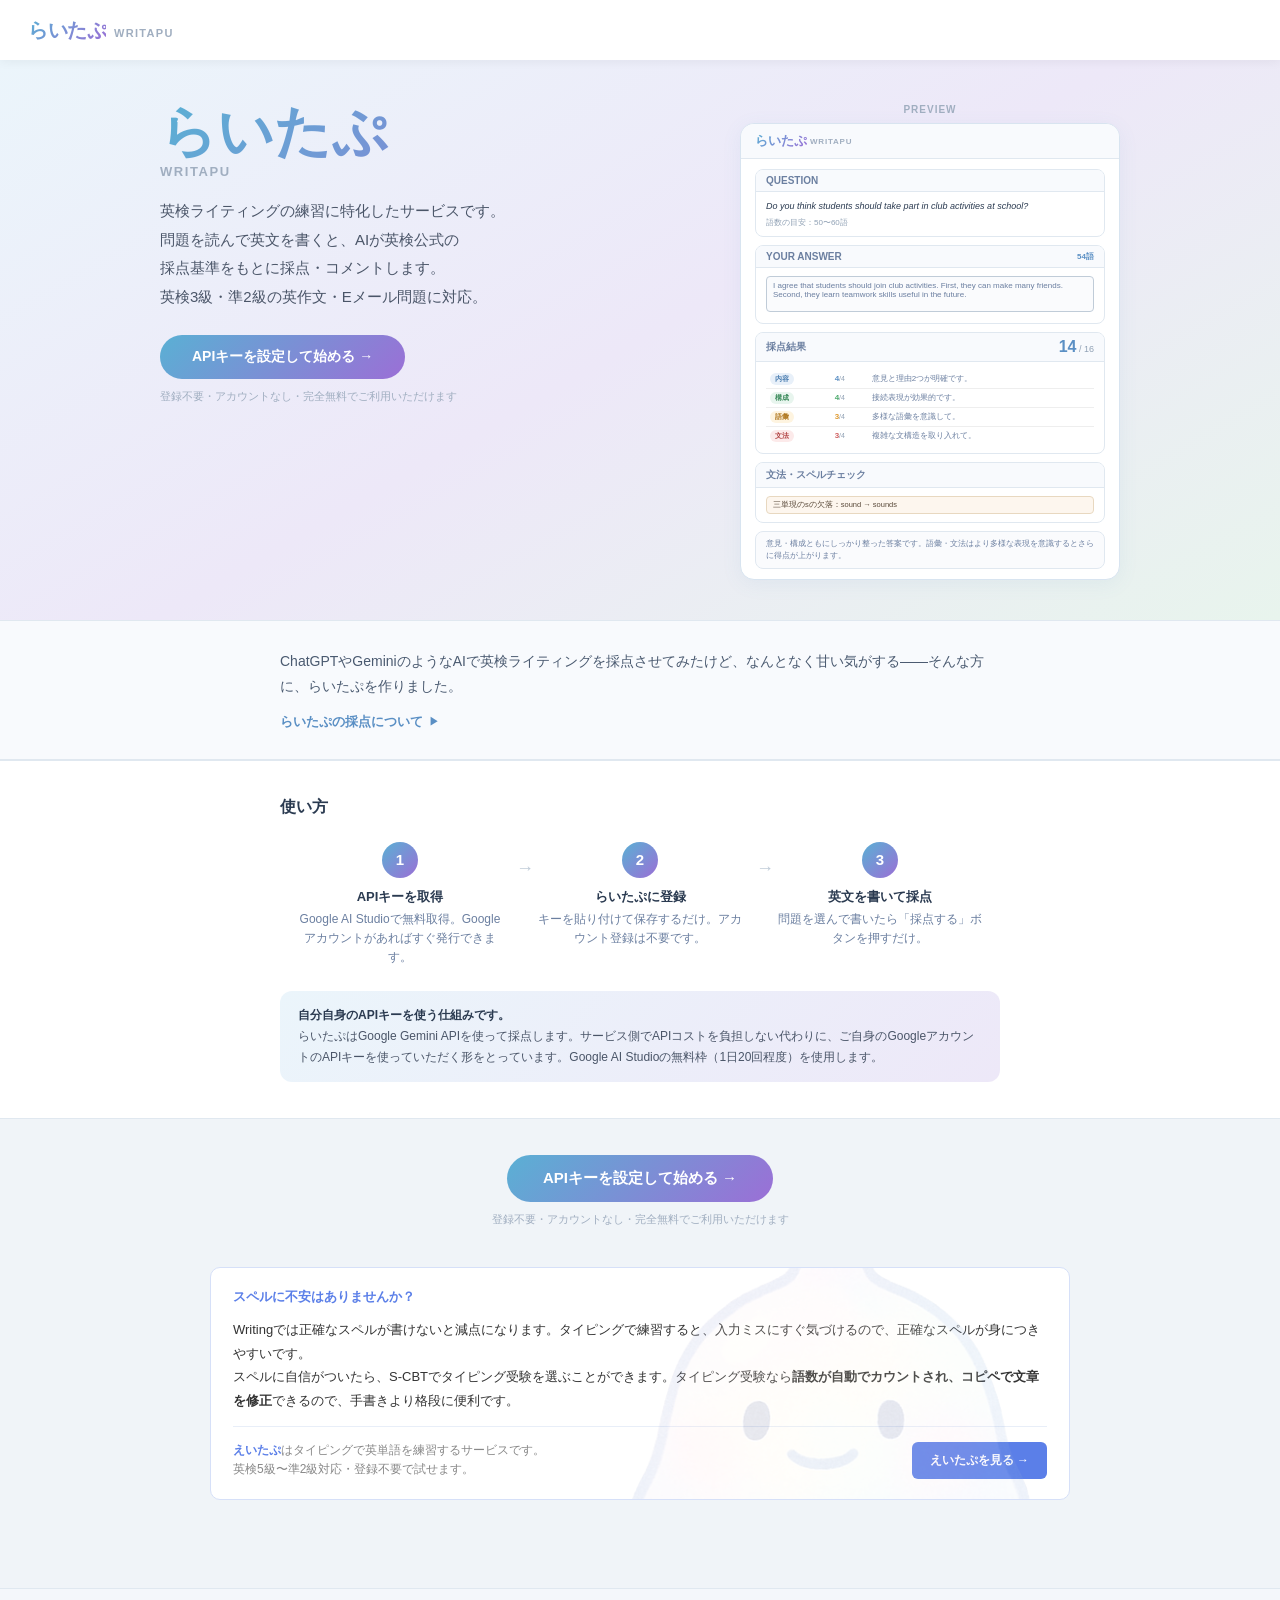
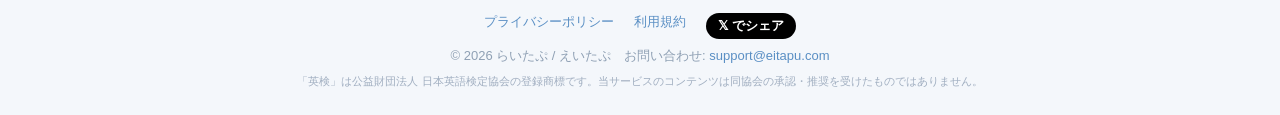
<file: index.html>
<!DOCTYPE html>
<html lang="ja">
<head>
  <meta charset="UTF-8">
  <meta name="viewport" content="width=device-width, initial-scale=1.0">
  <title>らいたぷ — 英検ライティング・英作文 AI採点【無料】</title>
  <meta name="description" content="英検3級・準2級のライティング（英作文）をAIが即採点。英作文・Eメール問題に対応。採点基準に沿ったフィードバックで弱点が分かる。登録不要・完全無料。">
  <meta property="og:title" content="らいたぷ — 英検ライティング・英作文 AI採点【無料】">
  <meta property="og:description" content="英検3級・準2級のライティング（英作文）をAIが即採点。英作文・Eメール問題に対応。採点基準に沿ったフィードバックで弱点が分かる。登録不要・完全無料。">
  <meta property="og:type" content="website">
  <meta property="og:url" content="https://write.eitapu.com/">
  <meta name="twitter:card" content="summary_large_image">
  <link rel="canonical" href="https://write.eitapu.com/">
  <link rel="icon" type="image/png" href="favicon.png">
  <link rel="stylesheet" href="style.css">
  <!-- Google Analytics -->
  <script async src="https://www.googletagmanager.com/gtag/js?id=G-8MHN0GRY4X"></script>
  <script>
    window.dataLayer = window.dataLayer || [];
    function gtag(){dataLayer.push(arguments);}
    gtag('js', new Date());
    gtag('config', 'G-8MHN0GRY4X');
  </script>
</head>
<body>

<!-- ===== LANDING SCREEN ===== -->
<div id="screen-landing">
  <nav class="nav">
    <div class="logo-wrap">
      <span class="logo-text">らいたぷ</span>
      <span class="logo-sub">WRITAPU</span>
    </div>
  </nav>

  <div class="hero">
    <div class="hero-inner">
      <div class="hero-left">
        <div class="hero-title">らいたぷ</div>
        <div class="hero-sub-en">WRITAPU</div>
        <p class="hero-desc">
          英検ライティングの練習に特化したサービスです。<br>
          問題を読んで英文を書くと、AIが英検公式の<br>
          採点基準をもとに採点・コメントします。<br>
          英検3級・準2級の英作文・Eメール問題に対応。
        </p>
        <button class="btn-primary" id="landing-cta">APIキーを設定して始める →</button>
        <div class="btn-note">登録不要・アカウントなし・完全無料でご利用いただけます</div>
      </div>
      <div class="hero-right">
        <div class="preview-label">PREVIEW</div>
        <div class="preview-card">
          <div class="pv-nav">
            <span class="pv-logo">らいたぷ</span>
            <span class="pv-logo-sub">WRITAPU</span>
          </div>
          <div class="pv-body">
            <div class="pv-sec">
              <div class="pv-sec-head"><span class="pv-sec-name">QUESTION</span></div>
              <div class="pv-sec-body">
                <div class="pv-q-text">Do you think students should take part in club activities at school?</div>
                <div class="pv-q-note">語数の目安：50〜60語</div>
              </div>
            </div>
            <div class="pv-sec">
              <div class="pv-sec-head">
                <span class="pv-sec-name">YOUR ANSWER</span>
                <span style="margin-left:auto;font-size:8px;color:#5a8fc4;font-weight:700">54語</span>
              </div>
              <div class="pv-sec-body">
                <textarea class="pv-ta" readonly>I agree that students should join club activities. First, they can make many friends. Second, they learn teamwork skills useful in the future.</textarea>
              </div>
            </div>
            <div class="pv-sec">
              <div class="pv-sec-head">
                <span class="pv-sec-name">採点結果</span>
                <span style="margin-left:auto"><span class="pv-score">14</span><span class="pv-denom"> / 16</span></span>
              </div>
              <div class="pv-sec-body">
                <table class="pv-tbl">
                  <tr>
                    <td><span class="pv-pill" style="background:#e8f0f9;color:#4a7db0">内容</span></td>
                    <td class="pv-frac" style="color:#5a8fc4">4<span class="pv-frac-den">/4</span></td>
                    <td class="pv-cmt">意見と理由2つが明確です。</td>
                  </tr>
                  <tr>
                    <td><span class="pv-pill" style="background:#e8f5ee;color:#3a8a5a">構成</span></td>
                    <td class="pv-frac" style="color:#4aaa6a">4<span class="pv-frac-den">/4</span></td>
                    <td class="pv-cmt">接続表現が効果的です。</td>
                  </tr>
                  <tr>
                    <td><span class="pv-pill" style="background:#fef4e0;color:#b07820">語彙</span></td>
                    <td class="pv-frac" style="color:#e09a30">3<span class="pv-frac-den">/4</span></td>
                    <td class="pv-cmt">多様な語彙を意識して。</td>
                  </tr>
                  <tr>
                    <td><span class="pv-pill" style="background:#fceaea;color:#b04040">文法</span></td>
                    <td class="pv-frac" style="color:#d06060">3<span class="pv-frac-den">/4</span></td>
                    <td class="pv-cmt">複雑な文構造を取り入れて。</td>
                  </tr>
                </table>
              </div>
            </div>
            <div class="pv-sec">
              <div class="pv-sec-head"><span class="pv-sec-name">文法・スペルチェック</span></div>
              <div class="pv-sec-body">
                <div class="pv-err-item">三単現のsの欠落：sound → sounds</div>
              </div>
            </div>
            <div class="pv-cbox">意見・構成ともにしっかり整った答案です。語彙・文法はより多様な表現を意識するとさらに得点が上がります。</div>
          </div>
        </div>
      </div>
    </div>
  </div>

  <div class="about-scoring">
    <div class="about-scoring-inner">
      <p class="about-scoring-intro">ChatGPTやGeminiのようなAIで英検ライティングを採点させてみたけど、なんとなく甘い気がする——そんな方に、らいたぷを作りました。</p>
      <details class="scoring-details">
        <summary class="scoring-summary">らいたぷの採点について <span class="scoring-arrow">▶</span></summary>
        <div class="scoring-body">
          <p>一般的なAIチャットは「褒め上手」です。英検ライティングに必要な内容・構成・語彙・文法の4観点を正確に採点するより、「良い返答をする」ように最適化されているため、採点が甘くなりやすいという特性があります。</p>
          <p>らいたぷでは英検の採点基準に沿ったプロンプトを設計し、特定の観点で減点が発生する場合にその理由を明示するよう指示しています。「なんとなく高い点数」ではなく、改善すべきポイントを把握できる採点を目指しています。</p>
          <p>ただし、AIによる採点である以上、英検本番の採点結果を保証するものではありません。合否判定の参考にはせず、練習・フィードバックのツールとして活用してください。</p>
          <p>英検本番に近い難易度で練習したい方には、英検公式のウェブサイトや過去問をあわせてご活用いただくことをおすすめします。</p>
        </div>
      </details>
    </div>
  </div>

  <div class="how">
    <div class="how-inner">
      <div class="sec-title">使い方</div>
      <div class="how-steps">
        <div class="how-step">
          <div class="how-num">1</div>
          <div class="how-step-title">APIキーを取得</div>
          <div class="how-step-desc">Google AI Studioで無料取得。Googleアカウントがあればすぐ発行できます。</div>
        </div>
        <div class="how-step">
          <div class="how-num">2</div>
          <div class="how-step-title">らいたぷに登録</div>
          <div class="how-step-desc">キーを貼り付けて保存するだけ。アカウント登録は不要です。</div>
        </div>
        <div class="how-step">
          <div class="how-num">3</div>
          <div class="how-step-title">英文を書いて採点</div>
          <div class="how-step-desc">問題を選んで書いたら「採点する」ボタンを押すだけ。</div>
        </div>
      </div>
      <div class="how-note">
        <strong>自分自身のAPIキーを使う仕組みです。</strong><br>
        らいたぷはGoogle Gemini APIを使って採点します。サービス側でAPIコストを負担しない代わりに、ご自身のGoogleアカウントのAPIキーを使っていただく形をとっています。Google AI Studioの無料枠（1日20回程度）を使用します。
      </div>
    </div>
  </div>

  <div class="cta">
    <button class="cta-btn" id="landing-cta2">APIキーを設定して始める →</button>
    <div class="cta-sub">登録不要・アカウントなし・完全無料でご利用いただけます</div>
  </div>

  <div class="landing-promo">
    <div class="landing-promo-inner">
      <div class="promo-block">
        <img src="img/slime_a.png" alt="" class="promo-slime-bg" aria-hidden="true">
        <p class="promo-heading">スペルに不安はありませんか？</p>
        <p class="promo-body">Writingでは正確なスペルが書けないと減点になります。タイピングで練習すると、入力ミスにすぐ気づけるので、正確なスペルが身につきやすいです。<br>スペルに自信がついたら、S-CBTでタイピング受験を選ぶことができます。タイピング受験なら<strong>語数が自動でカウントされ、コピペで文章を修正</strong>できるので、手書きより格段に便利です。</p>
        <div class="promo-footer">
          <p class="promo-footer-text"><strong>えいたぷ</strong>はタイピングで英単語を練習するサービスです。<br>英検5級〜準2級対応・登録不要で試せます。</p>
          <a href="https://eitapu.com" target="_blank" rel="noopener" class="promo-btn">えいたぷを見る →</a>
        </div>
      </div>
    </div>
  </div>
</div>

<!-- ===== MAIN SCREEN ===== -->
<div id="screen-main" style="display:none">
  <nav class="nav">
    <div class="logo-wrap">
      <span class="logo-text">らいたぷ</span>
      <span class="logo-sub">WRITAPU</span>
    </div>
    <button class="nav-link" id="nav-settings">⚙ API設定</button>
  </nav>

  <div class="api-ok-bar">
    <span>✓ APIキーが設定されています</span>
    <div class="api-ok-right">
      <button class="api-ok-change" id="api-change-btn">変更する</button>
      <button class="api-delete-btn" id="api-delete-btn">🗑 APIキーを削除</button>
    </div>
  </div>

  <div class="main-wrap">
    <div class="main-inner">
      <div class="sel-row">
        <span class="sel-label">級・問題種別：</span>
        <select class="grade-sel" id="grade-select">
          <option value="p2-opinion">準2級 — 英作文</option>
          <option value="p2-email">準2級 — Eメール</option>
          <option value="3-opinion">3級 — 英作文</option>
          <option value="3-email">3級 — Eメール</option>
          <option disabled>2級以上（近日対応）</option>
        </select>
        <button class="custom-mode-btn" id="custom-mode-btn">✏ 自分で問題を入力する</button>
      </div>

      <div class="blocks-wrap">
        <!-- QUESTION block -->
        <div class="s-block">
          <div class="s-head"><span class="s-name">QUESTION</span></div>
          <div class="q-body" id="question-body"></div>
        </div>

        <!-- YOUR ANSWER block -->
        <div class="s-block">
          <div class="s-head"><span class="s-name">YOUR ANSWER</span></div>
          <div class="ans-body">
            <div class="ans-top">
              <div class="wc"><span id="word-count">0</span>語</div>
            </div>
            <div class="email-reply-open" id="email-reply-open" style="display:none">
              <div id="email-reply-salutation" class="email-reply-salutation"></div>
              <div class="email-reply-thanks">Thank you for your e-mail.</div>
            </div>
            <textarea
              class="ans-ta"
              id="answer-ta"
              spellcheck="false"
              autocorrect="off"
              autocomplete="off"
              placeholder="ここに英文を入力してください。"
            ></textarea>
            <div class="email-reply-close" id="email-reply-close" style="display:none">Best wishes,</div>
            <div class="ans-foot">
              <span class="ans-note">スペルチェック・自動修正はオフにしています</span>
              <button class="submit-btn" id="submit-btn">採点する →</button>
            </div>
          </div>
        </div>

        <!-- LOADING block -->
        <div class="s-block" id="loading-block" style="display:none">
          <div class="loading-wrap">
            <div class="loading-spinner"></div>
            <div class="loading-text">AIが採点しています…</div>
          </div>
        </div>

        <!-- RESULT block -->
        <div class="s-block" id="result-block" style="display:none">
          <div class="s-head"><span class="s-name">採点結果</span></div>
          <div class="res-body" id="result-body"></div>
        </div>

        <!-- ERRORS block -->
        <div class="s-block" id="errors-block" style="display:none">
          <div class="s-head"><span class="s-name">文法・スペルチェック</span></div>
          <div class="com-body">
            <div class="errors-none" id="errors-none">文法・スペルの誤りは見つかりませんでした</div>
            <ul class="errors-list" id="errors-list"></ul>
          </div>
        </div>

        <!-- OVERALL COMMENT block -->
        <div class="s-block" id="overall-block" style="display:none">
          <div class="s-head"><span class="s-name">総合コメント</span></div>
          <div class="com-body">
            <div id="overall-text"></div>
          </div>
        </div>

        <!-- SHARE block -->
        <div class="s-block" id="share-block" style="display:none">
          <div class="s-head"><span class="s-name">SHARE</span></div>
          <div class="share-body" id="share-body"></div>
        </div>

      </div>
    </div>
  </div>

  <div class="landing-promo">
    <div class="landing-promo-inner">
      <div class="promo-block" id="promo-block">
        <img src="img/slime_a.png" alt="" class="promo-slime-bg" aria-hidden="true">
        <p class="promo-heading">スペルに不安はありませんか？</p>
        <p class="promo-body">Writingでは正確なスペルが書けないと減点になります。タイピングで練習すると、入力ミスにすぐ気づけるので、正確なスペルが身につきやすいです。<br>スペルに自信がついたら、S-CBTでタイピング受験を選ぶことができます。タイピング受験なら<strong>語数が自動でカウントされ、コピペで文章を修正</strong>できるので、手書きより格段に便利です。</p>
        <div class="promo-footer">
          <p class="promo-footer-text"><strong>えいたぷ</strong>はタイピングで英単語を練習するサービスです。<br>英検5級〜準2級対応・登録不要で試せます。</p>
          <a href="https://eitapu.com" target="_blank" rel="noopener" class="promo-btn">えいたぷを見る →</a>
        </div>
      </div>
    </div>
  </div>
</div>

<!-- ===== SETTINGS SCREEN ===== -->
<div id="screen-settings" style="display:none">
  <nav class="nav">
    <div class="logo-wrap">
      <span class="logo-text">らいたぷ</span>
      <span class="logo-sub">WRITAPU</span>
    </div>
    <button class="nav-link" id="settings-back">← 採点画面に戻る</button>
  </nav>

  <div class="set-wrap">
    <div>
      <div class="page-title">API設定</div>
      <div class="page-sub">
        Google Gemini APIキーを設定することで、採点機能が使えるようになります。<br>
        設定前に以下の内容をご確認ください。
      </div>
    </div>

    <!-- Agree card -->
    <div class="set-card">
      <div class="set-card-title">ご利用の前に</div>
      <div class="agree-list" id="agree-list">
        <div class="ag-item" data-idx="0">
          <div class="cb" id="cb0"></div>
          <div class="ag-txt">
            <div class="ag-tag tag-warn">採点について</div><br>
            採点はAIが英検公式の採点基準を参照して行いますが、<strong>本番試験の採点と同一であることは保証されません。</strong>また、このサービスは合格を保証するものではありません。
          </div>
        </div>
        <div class="ag-item" data-idx="1">
          <div class="cb" id="cb1"></div>
          <div class="ag-txt">
            <div class="ag-tag tag-use">利用枠・費用</div><br>
            設定するAPIキーは<strong>ご自身のGoogleアカウントのAPI利用枠・費用に影響します。</strong>無料枠の範囲内であれば費用は発生しませんが、有料プランのご利用中や無料枠を超えた場合は費用が発生することがあります。ご自身の利用状況をご確認ください。
          </div>
        </div>
        <div class="ag-item" data-idx="2">
          <div class="cb" id="cb2"></div>
          <div class="ag-txt">
            <div class="ag-tag tag-priv">プライバシー</div><br>
            APIキーは<strong>端末ごとに設定が必要</strong>です。複数の端末で利用する場合はそれぞれで設定してください。
          </div>
        </div>
        <div class="ag-item" data-idx="3">
          <div class="cb" id="cb3"></div>
          <div class="ag-txt">
            <div class="ag-tag tag-priv">プライバシー</div><br>
            APIキーは<strong>お使いのブラウザのLocalStorage（端末内）にのみ保存</strong>され、サーバーには送信・保存されません。
          </div>
        </div>
        <div class="ag-item" data-idx="4">
          <div class="cb" id="cb4"></div>
          <div class="ag-txt">
            <div class="ag-tag tag-sec">セキュリティ</div><br>
            APIキーは<strong>第三者に教えないでください。</strong>漏洩・不正利用による損害について、当サービスは責任を負いません。
          </div>
        </div>
        <div class="ag-item" data-idx="5">
          <div class="cb" id="cb5"></div>
          <div class="ag-txt">
            <div class="ag-tag tag-sec">セキュリティ</div><br>
            <strong>共有パソコンやスマートフォンでの利用は推奨しません。</strong>共有端末ではAPIキーが第三者に悪用される可能性があります。どうしても使用する場合は、使用後に必ず「APIキーを削除」ボタンでキーを削除してください。
          </div>
        </div>
        <div class="ag-item" data-idx="6">
          <div class="cb" id="cb6"></div>
          <div class="ag-txt">
            <div class="ag-tag tag-use">データ学習</div><br>
            Google AI Studioの無料枠利用時は、<strong>入力した英文がGoogleのAI学習に使用される可能性</strong>があります。本番試験の答案や個人情報を含む文章は入力しないでください。
          </div>
        </div>
      </div>
      <div class="all-row" id="all-row">
        <div class="all-cb" id="cbAll"></div>
        <div class="all-txt">上記すべてに同意する</div>
      </div>
    </div>

    <!-- Guide card (API key input is inline in step 3) -->
    <div class="set-card">
      <div class="set-card-title">APIキーの取得方法</div>
      <div class="guide-steps">
        <div class="g-step">
          <div class="g-num">1</div>
          <div>
            <div class="g-title">Google AI Studioにアクセス</div>
            <div class="g-desc">
              <a class="g-link" href="https://aistudio.google.com" target="_blank" rel="noopener">aistudio.google.com<svg xmlns="http://www.w3.org/2000/svg" width="11" height="11" viewBox="0 0 24 24" fill="none" stroke="currentColor" stroke-width="2.5" stroke-linecap="round" stroke-linejoin="round" aria-hidden="true" style="display:inline-block;vertical-align:middle;margin-left:2px;position:relative;top:-1px"><path d="M18 13v6a2 2 0 0 1-2 2H5a2 2 0 0 1-2-2V8a2 2 0 0 1 2-2h6"/><polyline points="15 3 21 3 21 9"/><line x1="10" y1="14" x2="21" y2="3"/></svg></a> を開き、Googleアカウントでログインしてください。
            </div>
          </div>
        </div>
        <div class="g-step">
          <div class="g-num">2</div>
          <div style="flex:1">
            <div class="g-title">APIキーを作成</div>
            <div class="g-desc">左メニューの「Get API key」→「APIキーを作成」をクリック。キーが発行されたら「キーをコピー」でコピーします。</div>
            <div class="g-screenshots">
              <img src="img/api-setup-01-aistudio-top.png" alt="Get API key をクリック">
              <img src="img/api-setup-02-key-list.png" alt="APIキーを作成 をクリック">
              <img src="img/api-setup-03-create-dialog.png" alt="キーを作成 をクリック">
              <img src="img/api-setup-04-copy-key.png" alt="キーをコピー をクリック">
            </div>
          </div>
        </div>
        <div class="g-step">
          <div class="g-num">3</div>
          <div style="flex:1">
            <div class="g-title">らいたぷに貼り付けて保存</div>
            <div class="g-desc">コピーしたキーを以下に貼り付けて「保存」ボタンを押してください。次回以降は自動で読み込まれます。</div>
            <div class="g-inline-form">
              <div class="api-lbl">Gemini APIキー</div>
              <div class="api-inp-wrap">
                <input class="api-inp" id="api-inp" type="password" placeholder="AIza..." disabled />
                <button class="save-btn" id="save-api-btn" disabled>保存</button>
              </div>
              <div class="api-note">キーはお使いのブラウザ内にのみ保存されます。サーバーには送信されません。</div>
            </div>
          </div>
        </div>
      </div>
      <div class="lim-grid">
        <div class="lim-item">
          <div class="lim-lbl">使用モデル</div>
          <div class="lim-val">Gemini 2.5 Flash</div>
        </div>
        <div class="lim-item lim-item--warn">
          <div class="lim-lbl">無料枠の上限</div>
          <div class="lim-val">1日 20回</div>
        </div>
      </div>
      <div class="lim-note">無料枠は1日あたり20回までです。上限に達した場合は翌日にリセットされます。</div>
    </div>
  </div>
</div>

<footer class="site-footer">
  <div class="site-footer-inner">
    <div class="footer-links">
      <a href="privacy.html" class="footer-link">プライバシーポリシー</a>
      <a href="terms.html" class="footer-link">利用規約</a>
      <a href="https://x.com/intent/tweet?text=らいたぷ%20—%20英検ライティングをAIが採点&url=https://write.eitapu.com" target="_blank" rel="noopener" class="footer-link footer-link--x">𝕏 でシェア</a>
    </div>
    <div class="footer-copy">© 2026 らいたぷ / えいたぷ　お問い合わせ: <a href="mailto:support@eitapu.com" class="footer-link">support@eitapu.com</a></div>
    <div class="footer-disclaimer">「英検」は公益財団法人 日本英語検定協会の登録商標です。当サービスのコンテンツは同協会の承認・推奨を受けたものではありません。</div>
  </div>
</footer>

<script src="questions.js"></script>
<script src="prompts.js"></script>
<script src="api.js"></script>
<script src="app.js"></script>
</body>
</html>
</file>
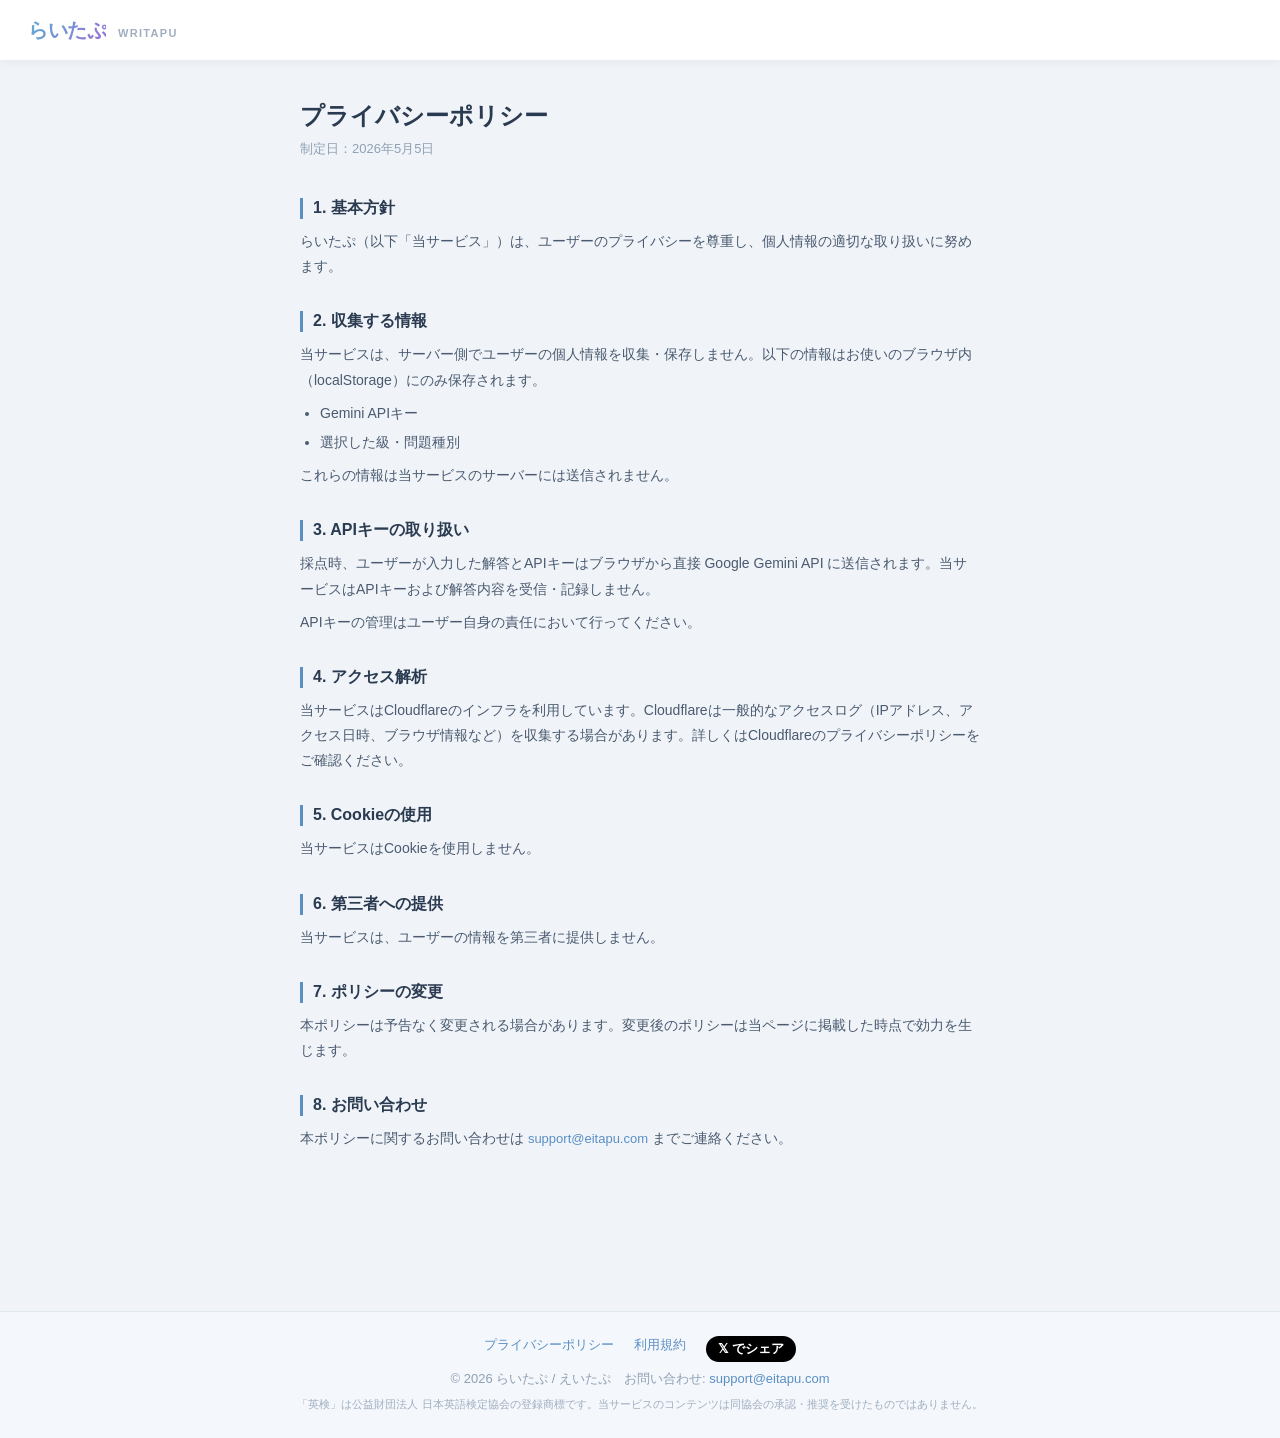
<file: privacy.html>
<!DOCTYPE html>
<html lang="ja">
<head>
  <meta charset="UTF-8">
  <meta name="viewport" content="width=device-width, initial-scale=1.0">
  <title>プライバシーポリシー — らいたぷ</title>
  <meta name="description" content="らいたぷのプライバシーポリシーです。収集する情報の種類・利用目的・第三者提供について説明しています。">
  <meta property="og:title" content="プライバシーポリシー — らいたぷ">
  <meta property="og:description" content="らいたぷのプライバシーポリシーです。収集する情報の種類・利用目的・第三者提供について説明しています。">
  <meta property="og:type" content="website">
  <meta property="og:url" content="https://write.eitapu.com/privacy.html">
  <link rel="canonical" href="https://write.eitapu.com/privacy.html">
  <link rel="icon" type="image/png" href="favicon.png">
  <link rel="stylesheet" href="style.css">
  <!-- Google Analytics -->
  <script async src="https://www.googletagmanager.com/gtag/js?id=G-8MHN0GRY4X"></script>
  <script>
    window.dataLayer = window.dataLayer || [];
    function gtag(){dataLayer.push(arguments);}
    gtag('js', new Date());
    gtag('config', 'G-8MHN0GRY4X');
  </script>
  <style>
    .doc-wrap { max-width: 720px; margin: 0 auto; padding: 40px 20px 80px; }
    .doc-title { font-size: 24px; font-weight: 900; color: #2a3a50; margin-bottom: 8px; }
    .doc-date { font-size: 13px; color: #8fa0b4; margin-bottom: 40px; }
    .doc-section { margin-bottom: 32px; }
    .doc-h2 { font-size: 16px; font-weight: 800; color: #2a3a50; margin-bottom: 10px; border-left: 3px solid #5a8fc4; padding-left: 10px; }
    .doc-p { font-size: 14px; color: #4a5a70; line-height: 1.8; margin-bottom: 8px; }
    .doc-ul { font-size: 14px; color: #4a5a70; line-height: 1.8; padding-left: 20px; margin-bottom: 8px; }
    .doc-ul li { margin-bottom: 4px; }
  </style>
</head>
<body>
<nav class="nav">
  <div class="logo-wrap">
    <a href="index.html" style="text-decoration:none;display:flex;align-items:baseline;gap:4px">
      <span class="logo-text">らいたぷ</span>
      <span class="logo-sub">WRITAPU</span>
    </a>
  </div>
</nav>

<div class="doc-wrap">
  <div class="doc-title">プライバシーポリシー</div>
  <div class="doc-date">制定日：2026年5月5日</div>

  <div class="doc-section">
    <div class="doc-h2">1. 基本方針</div>
    <p class="doc-p">らいたぷ（以下「当サービス」）は、ユーザーのプライバシーを尊重し、個人情報の適切な取り扱いに努めます。</p>
  </div>

  <div class="doc-section">
    <div class="doc-h2">2. 収集する情報</div>
    <p class="doc-p">当サービスは、サーバー側でユーザーの個人情報を収集・保存しません。以下の情報はお使いのブラウザ内（localStorage）にのみ保存されます。</p>
    <ul class="doc-ul">
      <li>Gemini APIキー</li>
      <li>選択した級・問題種別</li>
    </ul>
    <p class="doc-p">これらの情報は当サービスのサーバーには送信されません。</p>
  </div>

  <div class="doc-section">
    <div class="doc-h2">3. APIキーの取り扱い</div>
    <p class="doc-p">採点時、ユーザーが入力した解答とAPIキーはブラウザから直接 Google Gemini API に送信されます。当サービスはAPIキーおよび解答内容を受信・記録しません。</p>
    <p class="doc-p">APIキーの管理はユーザー自身の責任において行ってください。</p>
  </div>

  <div class="doc-section">
    <div class="doc-h2">4. アクセス解析</div>
    <p class="doc-p">当サービスはCloudflareのインフラを利用しています。Cloudflareは一般的なアクセスログ（IPアドレス、アクセス日時、ブラウザ情報など）を収集する場合があります。詳しくはCloudflareのプライバシーポリシーをご確認ください。</p>
  </div>

  <div class="doc-section">
    <div class="doc-h2">5. Cookieの使用</div>
    <p class="doc-p">当サービスはCookieを使用しません。</p>
  </div>

  <div class="doc-section">
    <div class="doc-h2">6. 第三者への提供</div>
    <p class="doc-p">当サービスは、ユーザーの情報を第三者に提供しません。</p>
  </div>

  <div class="doc-section">
    <div class="doc-h2">7. ポリシーの変更</div>
    <p class="doc-p">本ポリシーは予告なく変更される場合があります。変更後のポリシーは当ページに掲載した時点で効力を生じます。</p>
  </div>

  <div class="doc-section">
    <div class="doc-h2">8. お問い合わせ</div>
    <p class="doc-p">本ポリシーに関するお問い合わせは <a href="mailto:support@eitapu.com" class="footer-link">support@eitapu.com</a> までご連絡ください。</p>
  </div>
</div>

<footer class="site-footer">
  <div class="site-footer-inner">
    <div class="footer-links">
      <a href="privacy.html" class="footer-link">プライバシーポリシー</a>
      <a href="terms.html" class="footer-link">利用規約</a>
      <a href="https://x.com/intent/tweet?text=らいたぷ%20—%20英検ライティングをAIが採点&url=https://write.eitapu.com" target="_blank" rel="noopener" class="footer-link footer-link--x">𝕏 でシェア</a>
    </div>
    <div class="footer-copy">© 2026 らいたぷ / えいたぷ　お問い合わせ: <a href="mailto:support@eitapu.com" class="footer-link">support@eitapu.com</a></div>
    <div class="footer-disclaimer">「英検」は公益財団法人 日本英語検定協会の登録商標です。当サービスのコンテンツは同協会の承認・推奨を受けたものではありません。</div>
  </div>
</footer>
</body>
</html>
</file>
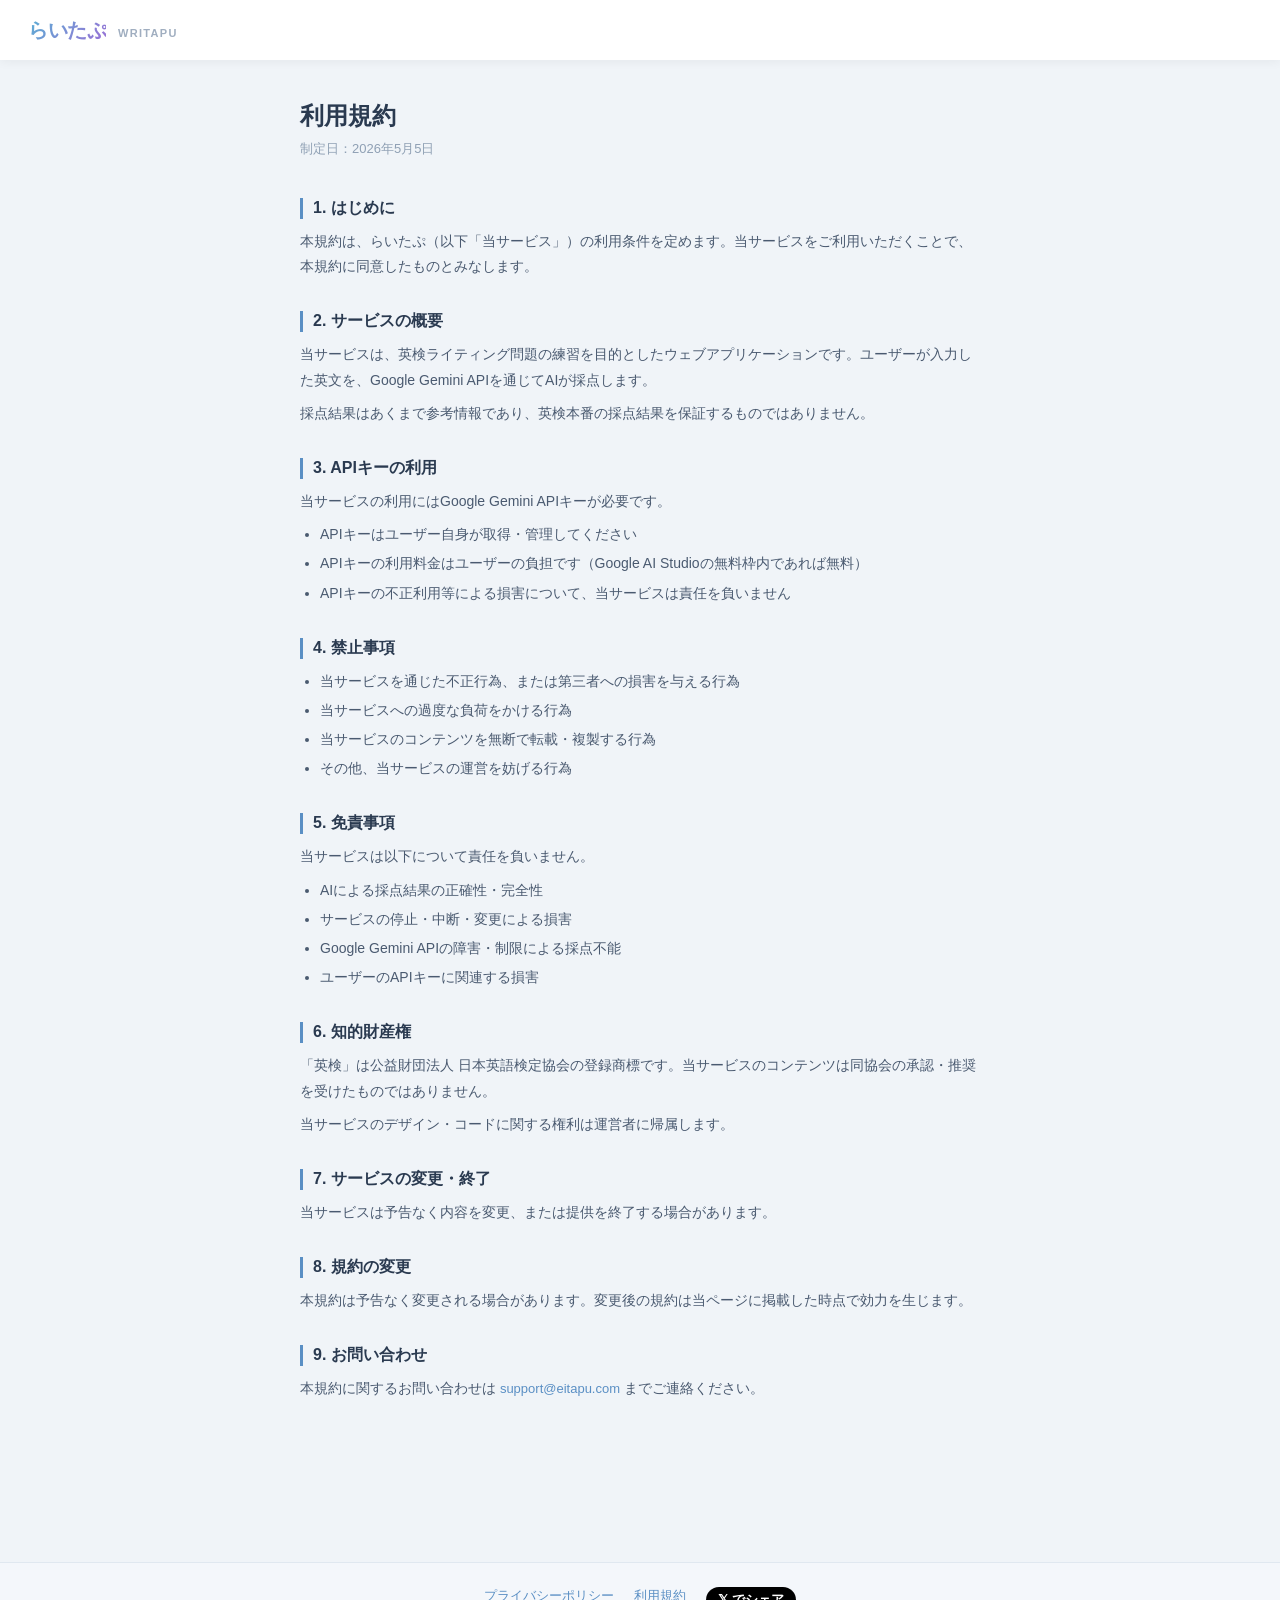
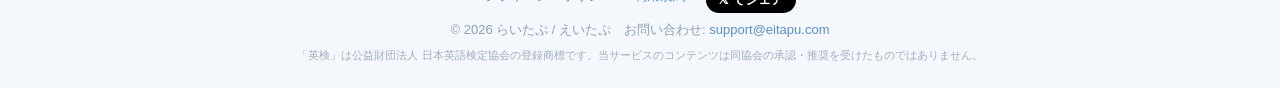
<file: terms.html>
<!DOCTYPE html>
<html lang="ja">
<head>
  <meta charset="UTF-8">
  <meta name="viewport" content="width=device-width, initial-scale=1.0">
  <title>利用規約 — らいたぷ</title>
  <meta name="description" content="らいたぷの利用規約です。サービスの利用条件・禁止事項・免責事項について説明しています。">
  <meta property="og:title" content="利用規約 — らいたぷ">
  <meta property="og:description" content="らいたぷの利用規約です。サービスの利用条件・禁止事項・免責事項について説明しています。">
  <meta property="og:type" content="website">
  <meta property="og:url" content="https://write.eitapu.com/terms.html">
  <link rel="canonical" href="https://write.eitapu.com/terms.html">
  <link rel="icon" type="image/png" href="favicon.png">
  <link rel="stylesheet" href="style.css">
  <!-- Google Analytics -->
  <script async src="https://www.googletagmanager.com/gtag/js?id=G-8MHN0GRY4X"></script>
  <script>
    window.dataLayer = window.dataLayer || [];
    function gtag(){dataLayer.push(arguments);}
    gtag('js', new Date());
    gtag('config', 'G-8MHN0GRY4X');
  </script>
  <style>
    .doc-wrap { max-width: 720px; margin: 0 auto; padding: 40px 20px 80px; }
    .doc-title { font-size: 24px; font-weight: 900; color: #2a3a50; margin-bottom: 8px; }
    .doc-date { font-size: 13px; color: #8fa0b4; margin-bottom: 40px; }
    .doc-section { margin-bottom: 32px; }
    .doc-h2 { font-size: 16px; font-weight: 800; color: #2a3a50; margin-bottom: 10px; border-left: 3px solid #5a8fc4; padding-left: 10px; }
    .doc-p { font-size: 14px; color: #4a5a70; line-height: 1.8; margin-bottom: 8px; }
    .doc-ul { font-size: 14px; color: #4a5a70; line-height: 1.8; padding-left: 20px; margin-bottom: 8px; }
    .doc-ul li { margin-bottom: 4px; }
  </style>
</head>
<body>
<nav class="nav">
  <div class="logo-wrap">
    <a href="index.html" style="text-decoration:none;display:flex;align-items:baseline;gap:4px">
      <span class="logo-text">らいたぷ</span>
      <span class="logo-sub">WRITAPU</span>
    </a>
  </div>
</nav>

<div class="doc-wrap">
  <div class="doc-title">利用規約</div>
  <div class="doc-date">制定日：2026年5月5日</div>

  <div class="doc-section">
    <div class="doc-h2">1. はじめに</div>
    <p class="doc-p">本規約は、らいたぷ（以下「当サービス」）の利用条件を定めます。当サービスをご利用いただくことで、本規約に同意したものとみなします。</p>
  </div>

  <div class="doc-section">
    <div class="doc-h2">2. サービスの概要</div>
    <p class="doc-p">当サービスは、英検ライティング問題の練習を目的としたウェブアプリケーションです。ユーザーが入力した英文を、Google Gemini APIを通じてAIが採点します。</p>
    <p class="doc-p">採点結果はあくまで参考情報であり、英検本番の採点結果を保証するものではありません。</p>
  </div>

  <div class="doc-section">
    <div class="doc-h2">3. APIキーの利用</div>
    <p class="doc-p">当サービスの利用にはGoogle Gemini APIキーが必要です。</p>
    <ul class="doc-ul">
      <li>APIキーはユーザー自身が取得・管理してください</li>
      <li>APIキーの利用料金はユーザーの負担です（Google AI Studioの無料枠内であれば無料）</li>
      <li>APIキーの不正利用等による損害について、当サービスは責任を負いません</li>
    </ul>
  </div>

  <div class="doc-section">
    <div class="doc-h2">4. 禁止事項</div>
    <ul class="doc-ul">
      <li>当サービスを通じた不正行為、または第三者への損害を与える行為</li>
      <li>当サービスへの過度な負荷をかける行為</li>
      <li>当サービスのコンテンツを無断で転載・複製する行為</li>
      <li>その他、当サービスの運営を妨げる行為</li>
    </ul>
  </div>

  <div class="doc-section">
    <div class="doc-h2">5. 免責事項</div>
    <p class="doc-p">当サービスは以下について責任を負いません。</p>
    <ul class="doc-ul">
      <li>AIによる採点結果の正確性・完全性</li>
      <li>サービスの停止・中断・変更による損害</li>
      <li>Google Gemini APIの障害・制限による採点不能</li>
      <li>ユーザーのAPIキーに関連する損害</li>
    </ul>
  </div>

  <div class="doc-section">
    <div class="doc-h2">6. 知的財産権</div>
    <p class="doc-p">「英検」は公益財団法人 日本英語検定協会の登録商標です。当サービスのコンテンツは同協会の承認・推奨を受けたものではありません。</p>
    <p class="doc-p">当サービスのデザイン・コードに関する権利は運営者に帰属します。</p>
  </div>

  <div class="doc-section">
    <div class="doc-h2">7. サービスの変更・終了</div>
    <p class="doc-p">当サービスは予告なく内容を変更、または提供を終了する場合があります。</p>
  </div>

  <div class="doc-section">
    <div class="doc-h2">8. 規約の変更</div>
    <p class="doc-p">本規約は予告なく変更される場合があります。変更後の規約は当ページに掲載した時点で効力を生じます。</p>
  </div>

  <div class="doc-section">
    <div class="doc-h2">9. お問い合わせ</div>
    <p class="doc-p">本規約に関するお問い合わせは <a href="mailto:support@eitapu.com" class="footer-link">support@eitapu.com</a> までご連絡ください。</p>
  </div>
</div>

<footer class="site-footer">
  <div class="site-footer-inner">
    <div class="footer-links">
      <a href="privacy.html" class="footer-link">プライバシーポリシー</a>
      <a href="terms.html" class="footer-link">利用規約</a>
      <a href="https://x.com/intent/tweet?text=らいたぷ%20—%20英検ライティングをAIが採点&url=https://write.eitapu.com" target="_blank" rel="noopener" class="footer-link footer-link--x">𝕏 でシェア</a>
    </div>
    <div class="footer-copy">© 2026 らいたぷ / えいたぷ　お問い合わせ: <a href="mailto:support@eitapu.com" class="footer-link">support@eitapu.com</a></div>
    <div class="footer-disclaimer">「英検」は公益財団法人 日本英語検定協会の登録商標です。当サービスのコンテンツは同協会の承認・推奨を受けたものではありません。</div>
  </div>
</footer>
</body>
</html>
</file>
<file: style.css>
* { box-sizing: border-box; margin: 0; padding: 0; }

body {
  font-family: -apple-system, BlinkMacSystemFont, "Segoe UI", Roboto, "Helvetica Neue", Arial, sans-serif;
  font-size: 14px;
  background: #F0F4F8;
  color: #2a3a50;
}

/* ===== COMMON ===== */
.hidden { display: none; }

.nav {
  background: white;
  box-shadow: 0 2px 10px rgba(0,0,0,0.05);
  height: 60px;
  padding: 0 28px;
  display: flex;
  align-items: center;
  justify-content: space-between;
  position: sticky;
  top: 0;
  z-index: 50;
}

.logo-wrap { display: flex; align-items: baseline; }
.logo-text {
  font-size: 20px;
  font-weight: 900;
  background: linear-gradient(135deg, #5ab0d4, #9B6FD6);
  -webkit-background-clip: text;
  -webkit-text-fill-color: transparent;
  background-clip: text;
  letter-spacing: -0.5px;
}
.logo-sub {
  font-size: 11px;
  font-weight: 700;
  letter-spacing: .12em;
  color: #A0AEC0;
  margin-left: 8px;
}

.nav-link {
  font-size: 12px;
  font-weight: 700;
  color: #6b7fa0;
  background: none;
  border: none;
  cursor: pointer;
  padding: 0;
}
.nav-link:hover { color: #5a8fc4; }

.btn-primary {
  display: inline-block;
  background: linear-gradient(135deg, #5ab0d4, #9B6FD6);
  color: white;
  border: none;
  border-radius: 30px;
  padding: 13px 32px;
  font-size: 14px;
  font-weight: 700;
  cursor: pointer;
  transition: opacity .15s;
}
.btn-primary:hover { opacity: .88; }

/* ===== LANDING ===== */
.hero {
  background: linear-gradient(150deg, #EBF5FB 0%, #EDE8F8 50%, #E8F4ED 100%);
  padding: 44px 32px 40px;
}
.hero-inner {
  max-width: 960px;
  margin: 0 auto;
  display: grid;
  grid-template-columns: 1fr 380px;
  gap: 32px;
  align-items: start;
}
.hero-title {
  font-size: 56px;
  font-weight: 900;
  line-height: 1;
  background: linear-gradient(135deg, #5ab0d4, #9B6FD6);
  -webkit-background-clip: text;
  -webkit-text-fill-color: transparent;
  background-clip: text;
}
.hero-sub-en {
  font-size: 13px;
  font-weight: 800;
  letter-spacing: .12em;
  color: #A0AEC0;
  margin-top: 4px;
  margin-bottom: 18px;
}
.hero-desc {
  font-size: 15px;
  line-height: 1.9;
  color: #4A5568;
  margin-bottom: 24px;
  font-weight: 500;
}
.btn-note {
  font-size: 11px;
  color: #A0AEC0;
  font-weight: 500;
  margin-top: 10px;
}

/* Preview card */
.preview-label {
  font-size: 10px;
  font-weight: 700;
  letter-spacing: .1em;
  color: #A0AEC0;
  text-align: center;
  margin-bottom: 8px;
}
.preview-card {
  background: white;
  border-radius: 14px;
  border: 0.5px solid #d8e4f0;
  overflow: hidden;
  box-shadow: 0 4px 20px rgba(90,143,196,0.08);
}
.pv-nav {
  background: #f8fafd;
  border-bottom: 0.5px solid #e0e8f0;
  padding: 8px 14px;
  display: flex;
  align-items: center;
}
.pv-logo {
  font-size: 13px;
  font-weight: 900;
  background: linear-gradient(135deg, #5ab0d4, #9B6FD6);
  -webkit-background-clip: text;
  -webkit-text-fill-color: transparent;
  background-clip: text;
}
.pv-logo-sub { font-size: 8px; font-weight: 700; letter-spacing: .1em; color: #A0AEC0; margin-left: 3px; }
.pv-body { padding: 10px 14px; display: flex; flex-direction: column; gap: 8px; }
.pv-sec { border: 0.5px solid #e0e8f0; border-radius: 8px; overflow: hidden; }
.pv-sec-head { background: #f8fafd; border-bottom: 0.5px solid #e0e8f0; padding: 5px 10px; display: flex; align-items: center; }
.pv-sec-name { font-size: 10px; font-weight: 700; color: #6b7fa0; }
.pv-sec-body { padding: 8px 10px; }
.pv-q-text { font-size: 9px; font-style: italic; color: #2a3a50; line-height: 1.5; margin-bottom: 3px; }
.pv-q-note { font-size: 8px; color: #8fa0b4; }
.pv-ta { width: 100%; height: 36px; border: 0.5px solid #c0ccd8; border-radius: 4px; background: #fafbfd; font-size: 8px; color: #6b7fa0; padding: 4px 6px; resize: none; font-family: inherit; }
.pv-score { font-size: 16px; font-weight: 900; color: #5a8fc4; }
.pv-denom { font-size: 9px; color: #8fa0b4; font-weight: 500; }
.pv-tbl { width: 100%; border-collapse: collapse; }
.pv-tbl td { padding: 3px 4px; font-size: 8px; border-bottom: 0.5px solid #eee; vertical-align: middle; }
.pv-tbl tr:last-child td { border-bottom: none; }
.pv-pill { display: inline-block; border-radius: 8px; padding: 1px 5px; font-size: 7px; font-weight: 700; white-space: nowrap; }
.pv-frac { font-size: 11px; font-weight: 800; padding: 0 4px; white-space: nowrap; }
.pv-frac-den { font-size: 7px; font-weight: 500; color: #8fa0b4; }
.pv-cmt { font-size: 7px; color: #6b7fa0; }
.pv-err-item { font-size: 7.5px; color: #5a4a3a; background: #fdf6ee; border: 0.5px solid #e8d8c0; border-radius: 4px; padding: 3px 6px; }
.pv-cbox { font-size: 8px; color: #6b7fa0; line-height: 1.5; padding: 6px 10px; border: 0.5px solid #e0e8f0; border-radius: 8px; background: #fafbfd; font-weight: 500; }

/* How-to section */
.how {
  background: white;
  border-top: 0.5px solid #e0e8f0;
  padding: 36px 32px;
}
.how-inner { max-width: 720px; margin: 0 auto; }
.sec-title { font-size: 16px; font-weight: 800; color: #2a3a50; margin-bottom: 24px; }
.how-steps { display: flex; align-items: flex-start; }
.how-step { flex: 1; text-align: center; position: relative; padding: 0 16px; }
.how-step + .how-step::before {
  content: '→';
  position: absolute;
  left: -4px;
  top: 16px;
  font-size: 18px;
  color: #c0ccd8;
}
.how-num {
  width: 36px;
  height: 36px;
  border-radius: 50%;
  background: linear-gradient(135deg, #5ab0d4, #9B6FD6);
  color: white;
  font-size: 15px;
  font-weight: 800;
  display: flex;
  align-items: center;
  justify-content: center;
  margin: 0 auto 10px;
}
.how-step-title { font-size: 13px; font-weight: 700; color: #2a3a50; margin-bottom: 4px; }
.how-step-desc { font-size: 12px; color: #6b7fa0; line-height: 1.6; font-weight: 500; }
.how-note {
  background: linear-gradient(135deg, #EBF5FB, #EDE8F8);
  border-radius: 12px;
  padding: 14px 18px;
  margin-top: 24px;
  font-size: 12px;
  color: #4A5568;
  line-height: 1.75;
  font-weight: 500;
}
.how-note strong { font-weight: 700; color: #2a3a50; }

/* ===== ABOUT SCORING ACCORDION ===== */
.about-scoring {
  background: #f8fafd;
  border-top: 0.5px solid #e0e8f0;
  border-bottom: 0.5px solid #e0e8f0;
  padding: 28px 32px;
}
.about-scoring-inner { max-width: 720px; margin: 0 auto; }
.about-scoring-intro {
  font-size: 14px;
  color: #4a5a70;
  line-height: 1.8;
  margin: 0 0 14px;
  font-weight: 500;
}
.scoring-details { border: none; }
.scoring-summary {
  font-size: 13px;
  font-weight: 700;
  color: #5a8fc4;
  cursor: pointer;
  list-style: none;
  display: flex;
  align-items: center;
  gap: 6px;
  user-select: none;
}
.scoring-summary::-webkit-details-marker { display: none; }
.scoring-arrow {
  font-size: 10px;
  transition: transform 0.2s;
  display: inline-block;
}
.scoring-details[open] .scoring-arrow { transform: rotate(90deg); }
.scoring-body {
  margin-top: 14px;
  padding-top: 14px;
  border-top: 1px solid #e8eef6;
}
.scoring-body p {
  font-size: 13px;
  color: #4a5a70;
  line-height: 1.85;
  margin: 0 0 12px;
}
.scoring-body p:last-child { margin-bottom: 0; }

/* CTA section */
.cta {
  background: #F0F4F8;
  padding: 36px 32px;
  text-align: center;
  border-top: 0.5px solid #e0e8f0;
}
.cta-btn {
  background: linear-gradient(135deg, #5ab0d4, #9B6FD6);
  color: white;
  border: none;
  border-radius: 30px;
  padding: 14px 36px;
  font-size: 15px;
  font-weight: 700;
  cursor: pointer;
  transition: opacity .15s;
}
.cta-btn:hover { opacity: .88; }
.cta-sub { font-size: 11px; color: #A0AEC0; margin-top: 10px; font-weight: 500; }

/* ===== MAIN ===== */
.api-ok-bar {
  padding: 8px 20px;
  background: #f0f8f0;
  border-bottom: 0.5px solid #b0d8b0;
  font-size: 12px;
  color: #3a7a3a;
  font-weight: 700;
  display: flex;
  align-items: center;
  justify-content: space-between;
}
.api-ok-right { display: flex; align-items: center; gap: 10px; }
.api-ok-change {
  font-size: 11px;
  color: #5a8fc4;
  font-weight: 700;
  text-decoration: underline;
  cursor: pointer;
  background: none;
  border: none;
}
.api-delete-btn {
  font-size: 11px;
  color: #c05050;
  font-weight: 700;
  background: none;
  border: 0.5px solid #e0b0b0;
  border-radius: 10px;
  padding: 3px 10px;
  cursor: pointer;
}
.api-delete-btn:hover { background: #fff0f0; }

.main-wrap { padding: 20px; }
.main-inner { max-width: 760px; margin: 0 auto; }

.sel-row { display: flex; align-items: center; gap: 10px; margin-bottom: 16px; }
.sel-label { font-size: 13px; font-weight: 700; color: #6b7fa0; }
.grade-sel {
  padding: 7px 12px;
  border: 0.5px solid #d0d8e8;
  border-radius: 8px;
  font-size: 13px;
  font-weight: 500;
  background: white;
  color: #2a3a50;
  cursor: pointer;
}

/* Section blocks */
.blocks-wrap {
  border-radius: 10px;
  overflow: hidden;
  border: 0.5px solid #d0d8e8;
}
.s-block { background: white; }
.s-block + .s-block { border-top: 0.5px solid #d0d8e8; }

.s-head {
  display: flex;
  align-items: center;
  padding: 10px 18px;
  border-bottom: 0.5px solid #d0d8e8;
  background: #f8f9fc;
}
.s-name { font-size: 13px; font-weight: 700; color: #6b7fa0; letter-spacing: .04em; }

/* Question block */
.q-body { padding: 18px 20px; }
.q-inst { margin-bottom: 14px; }
.q-inst li {
  font-size: 13px;
  color: #1a1a1a;
  line-height: 1.8;
  list-style: none;
  padding-left: 1.2em;
  position: relative;
  font-weight: 500;
}
.q-inst li::before {
  content: "●";
  position: absolute;
  left: 0;
  font-size: 8px;
  top: 6px;
  color: #6b7fa0;
}
.q-inst li u { text-underline-offset: 2px; }
.q-blk { margin-top: 14px; padding-top: 14px; border-top: 0.5px solid #d0d8e8; }
.q-lbl { font-size: 13px; font-weight: 800; margin-bottom: 6px; color: #2a3a50; }
.q-txt { font-size: 14px; font-style: italic; line-height: 1.7; font-weight: 500; }
.email-box {
  background: #fafbfd;
  border: 0.5px solid #d0d8e8;
  border-radius: 8px;
  padding: 14px 16px;
  font-size: 13px;
  line-height: 1.8;
  font-weight: 500;
}
.email-from { font-size: 11px; color: #8fa0b4; margin-bottom: 8px; font-weight: 700; }
.q-foot { display: flex; justify-content: flex-end; margin-top: 14px; }
.new-btn {
  padding: 6px 16px;
  background: white;
  border: 0.5px solid #d0d8e8;
  border-radius: 16px;
  font-size: 12px;
  font-weight: 700;
  color: #6b7fa0;
  cursor: pointer;
  transition: background .12s;
}
.new-btn:hover { background: #f5f7fb; }

/* Custom mode toggle button */
.custom-mode-btn {
  margin-left: auto;
  padding: 6px 14px;
  background: white;
  border: 0.5px solid #d0d8e8;
  border-radius: 16px;
  font-size: 12px;
  font-weight: 700;
  color: #6b7fa0;
  cursor: pointer;
  transition: background .12s, color .12s, border-color .12s;
  white-space: nowrap;
}
.custom-mode-btn:hover { background: #f5f7fb; }
.custom-mode-btn.active {
  background: #eef4ff;
  color: #5a8fd4;
  border-color: #84b5e3;
}

/* Custom question input */
.q-custom-ta {
  width: 100%;
  border: 0.5px solid #d0d8e8;
  border-radius: 8px;
  padding: 10px 12px;
  font-size: 14px;
  font-family: inherit;
  line-height: 1.7;
  resize: vertical;
  min-height: 100px;
  background: white;
  color: #2a3a50;
}
.q-custom-ta:focus { outline: none; border-color: #84b5e3; }

.custom-email-fixed {
  font-size: 13px;
  font-weight: 500;
  line-height: 1.8;
  color: #6b7fa0;
  padding: 2px 0;
}
.custom-email-fixed + .q-custom-ta { margin-top: 6px; }
.q-custom-ta + .custom-email-fixed { margin-top: 6px; }

.custom-underline-wrap {
  margin-top: 12px;
  display: flex;
  flex-direction: column;
  gap: 4px;
}
.custom-underline-label {
  font-size: 12px;
  font-weight: 700;
  color: #6b7fa0;
  letter-spacing: .04em;
}
.custom-underline-ta {
  width: 100%;
  border: 0.5px solid #d0d8e8;
  border-radius: 8px;
  padding: 8px 12px;
  font-size: 13px;
  font-family: inherit;
  line-height: 1.6;
  resize: vertical;
  background: white;
  color: #2a3a50;
}
.custom-underline-ta:focus { outline: none; border-color: #84b5e3; }
.custom-underline-note {
  font-size: 11px;
  color: #8fa0b4;
  line-height: 1.5;
}

/* Answer block */
.ans-body { padding: 14px 20px 18px; }
.ans-top { display: flex; justify-content: flex-end; margin-bottom: 6px; }
.wc { font-size: 13px; color: #6b7fa0; font-weight: 500; }
.wc span { font-weight: 700; color: #2a3a50; }
.email-reply-open {
  font-size: 14px;
  color: #4a5a70;
  line-height: 1.8;
  margin-bottom: 8px;
}
.email-reply-salutation { font-weight: 600; }
.email-reply-close {
  font-size: 14px;
  color: #4a5a70;
  margin-top: 8px;
}
.ans-ta {
  width: 100%;
  min-height: 300px;
  transition: min-height 0.15s ease;
  border: 1px solid #c0ccd8;
  border-radius: 4px;
  padding: 14px 16px;
  font-size: 14px;
  font-family: inherit;
  color: #1a1a1a;
  resize: vertical;
  background: white;
  line-height: 2;
}
.ans-ta.email-mode { min-height: 200px; }
.ans-ta:focus { outline: none; border-color: #84b5e3; }
.ans-foot { display: flex; justify-content: flex-end; margin-top: 12px; gap: 8px; align-items: center; }
.ans-note { font-size: 11px; color: #b0bbd0; margin-right: auto; font-weight: 500; }
.submit-btn {
  padding: 8px 26px;
  background: linear-gradient(135deg, #5ab0d4, #9B6FD6);
  color: white;
  border: none;
  border-radius: 20px;
  font-size: 13px;
  font-weight: 700;
  cursor: pointer;
  transition: opacity .15s;
}
.submit-btn:hover:not(:disabled) { opacity: .88; }
.submit-btn:disabled { opacity: .55; cursor: not-allowed; }

/* Result block */
.res-body { padding: 16px 20px; }
.res-top { display: flex; justify-content: space-between; align-items: center; margin-bottom: 14px; }
.total-big { font-size: 28px; font-weight: 900; color: #5a8fc4; }
.total-den { font-size: 15px; color: #8fa0b4; font-weight: 500; }
.total-lbl { font-size: 11px; color: #8fa0b4; margin-left: 2px; }
.print-btn {
  padding: 6px 14px;
  border: 0.5px solid #d0d8e8;
  border-radius: 16px;
  font-size: 12px;
  font-weight: 700;
  color: #6b7fa0;
  background: white;
  cursor: pointer;
}
.print-btn:hover { background: #f5f7fb; }

table { width: 100%; border-collapse: collapse; font-size: 13px; }
thead th {
  font-size: 11px;
  color: #8fa0b4;
  font-weight: 700;
  text-align: left;
  padding: 0 10px 8px;
  border-bottom: 0.5px solid #d0d8e8;
}
th.ctr { text-align: center; width: 80px; }
tbody tr { border-bottom: 0.5px solid #d0d8e8; }
tbody tr:last-child { border-bottom: none; }
td { padding: 13px 10px; vertical-align: top; }
td.obs-td { width: 64px; }
td.sc-td { width: 80px; text-align: center; }

.obs-icon {
  display: inline-block;
  padding: 3px 8px;
  border-radius: 12px;
  font-size: 11px;
  font-weight: 700;
  white-space: nowrap;
}
.ic { background: #e8f0f9; color: #4a7db0; }
.is { background: #e8f5ee; color: #3a8a5a; }
.iv { background: #fef4e0; color: #b07820; }
.ig { background: #fceaea; color: #b04040; }

.score-frac { font-size: 22px; font-weight: 900; line-height: 1; }
.score-den  { font-size: 13px; font-weight: 500; opacity: 0.65; }
.scc { color: #5a8fc4; }
.scs { color: #4aaa6a; }
.scv { color: #e09a30; }
.scg { color: #d06060; }

.std-txt { font-size: 12px; color: #6b7fa0; line-height: 1.6; margin-bottom: 5px; font-weight: 500; }
.adv-btn {
  display: inline-flex;
  align-items: center;
  gap: 3px;
  font-size: 11px;
  color: #5a8fc4;
  font-weight: 700;
  background: none;
  border: none;
  cursor: pointer;
  padding: 0;
}
.adv-box {
  background: #f0f6fc;
  border-left: 2px solid #84b5e3;
  padding: 8px 10px;
  margin-top: 6px;
  font-size: 12px;
  color: #3a6a9a;
  line-height: 1.65;
  display: none;
  font-weight: 500;
}
.adv-box.show { display: block; }
.cmt-txt { font-size: 12px; color: #1a1a1a; line-height: 1.7; font-weight: 500; }

/* Loading block */
.loading-wrap {
  padding: 36px 20px;
  display: flex;
  flex-direction: column;
  align-items: center;
  gap: 16px;
}
.loading-spinner {
  width: 36px;
  height: 36px;
  border: 3px solid #e4e8ef;
  border-top-color: #5a8fc4;
  border-radius: 50%;
  animation: spin 0.8s linear infinite;
}
@keyframes spin { to { transform: rotate(360deg); } }
.loading-text { font-size: 13px; color: #6b7fa0; font-weight: 600; }

/* Errors block */
.errors-none { font-size: 13px; color: #4aaa6a; font-weight: 600; }
.errors-list {
  margin: 0;
  padding-left: 18px;
  display: flex;
  flex-direction: column;
  gap: 7px;
}
.errors-list li {
  font-size: 13px;
  color: #1a1a1a;
  line-height: 1.65;
  font-weight: 500;
}

/* Overall comment block */
.com-body { padding: 16px 20px; }
.overall-comment { font-size: 13px; color: #4A5568; line-height: 1.8; font-weight: 500; }

/* Share block */
.share-body { padding: 14px 20px 18px; }
.share-row {
  display: flex;
  flex-wrap: wrap;
  gap: 8px;
}
.share-btn {
  padding: 8px 16px;
  border-radius: 20px;
  font-size: 13px;
  font-weight: 700;
  cursor: pointer;
  border: none;
  transition: opacity .12s;
  white-space: nowrap;
}
.share-btn:hover { opacity: .82; }
.share-btn--native { background: linear-gradient(135deg, #5ab0d4, #9B6FD6); color: white; }
.share-btn--x      { background: #000; color: white; }
.share-btn--line   { background: #06C755; color: white; }
.share-btn--copy   { background: #f0f4f8; color: #2a3a50; border: 0.5px solid #d0d8e8; }
.share-btn--img    { background: #f0f4f8; color: #2a3a50; border: 0.5px solid #d0d8e8; }
.share-btn--print  { background: #f0f4f8; color: #2a3a50; border: 0.5px solid #d0d8e8; }

/* ===== SETTINGS ===== */
.set-wrap {
  max-width: 600px;
  margin: 0 auto;
  padding: 24px 20px;
  display: flex;
  flex-direction: column;
  gap: 14px;
}
.page-title { font-size: 16px; font-weight: 800; color: #2a3a50; }
.page-sub { font-size: 13px; color: #4A5568; margin-top: 4px; line-height: 1.6; font-weight: 500; }

.set-card {
  background: white;
  border-radius: 12px;
  border: 0.5px solid #d0d8e8;
  padding: 20px;
}
.set-card-title { font-size: 13px; font-weight: 800; color: #2a3a50; margin-bottom: 14px; }

.agree-list { display: flex; flex-direction: column; }
.ag-item {
  display: flex;
  align-items: flex-start;
  gap: 12px;
  padding: 12px 0;
  border-bottom: 0.5px solid #e4e8ef;
  cursor: pointer;
  user-select: none;
}
.ag-item:last-child { border-bottom: none; padding-bottom: 0; }
.ag-item:first-child { padding-top: 0; }
.ag-item:hover { opacity: .88; }

.cb {
  width: 18px;
  height: 18px;
  min-width: 18px;
  border-radius: 4px;
  border: 1.5px solid #c0ccd8;
  background: white;
  flex-shrink: 0;
  margin-top: 2px;
  display: flex;
  align-items: center;
  justify-content: center;
  transition: background .12s;
}
.cb.on { background: #5a8fc4; border-color: #5a8fc4; }
.cb.on::after { content: "✓"; color: white; font-size: 11px; font-weight: 800; line-height: 1; }

.ag-txt { font-size: 13px; color: #2a3a50; line-height: 1.65; flex: 1; font-weight: 500; }
.ag-tag {
  display: inline-block;
  font-size: 10px;
  font-weight: 800;
  padding: 1px 7px;
  border-radius: 8px;
  margin-bottom: 4px;
}
.tag-warn { background: #fef4e0; color: #b07820; }
.tag-priv { background: #e8f0f9; color: #4a7db0; }
.tag-use  { background: #e8f5ee; color: #3a8a5a; }
.tag-sec  { background: #fceaea; color: #b04040; }

.all-row {
  display: flex;
  align-items: center;
  gap: 10px;
  padding: 10px 12px;
  background: #f8f9fc;
  border-radius: 8px;
  cursor: pointer;
  border: 0.5px solid #d0d8e8;
  margin-top: 14px;
  user-select: none;
}
.all-row:hover { background: #f0f4f8; }
.all-txt { font-size: 13px; font-weight: 800; color: #2a3a50; }
.all-cb {
  width: 18px;
  height: 18px;
  min-width: 18px;
  border-radius: 4px;
  border: 1.5px solid #c0ccd8;
  background: white;
  flex-shrink: 0;
  display: flex;
  align-items: center;
  justify-content: center;
}
.all-cb.on { background: #5a8fc4; border-color: #5a8fc4; }
.all-cb.on::after { content: "✓"; color: white; font-size: 11px; font-weight: 800; }

.api-lbl { font-size: 12px; color: #6b7fa0; font-weight: 700; margin-bottom: 4px; }
.api-inp-wrap { display: flex; gap: 8px; }
.api-inp {
  flex: 1;
  padding: 9px 12px;
  border: 0.5px solid #d0d8e8;
  border-radius: 8px;
  font-size: 13px;
  font-family: monospace;
  color: #2a3a50;
  background: #fafbfd;
}
.api-inp:disabled { opacity: .4; cursor: not-allowed; }
.api-inp:focus { outline: none; border-color: #84b5e3; }

.save-btn-wrap { /* container for save button alignment */ }
.save-btn {
  padding: 9px 18px;
  background: linear-gradient(135deg, #5ab0d4, #9B6FD6);
  color: white;
  border: none;
  border-radius: 8px;
  font-size: 13px;
  font-weight: 700;
  cursor: pointer;
  transition: opacity .15s;
  white-space: nowrap;
}
.save-btn:disabled { opacity: .4; cursor: not-allowed; }
.save-btn:hover:not(:disabled) { opacity: .88; }
.api-note { font-size: 11px; color: #8fa0b4; line-height: 1.6; font-weight: 500; }

.guide-steps { display: flex; flex-direction: column; }
.g-step {
  display: flex;
  gap: 12px;
  padding: 11px 0;
  border-bottom: 0.5px solid #e4e8ef;
}
.g-step:last-child { border-bottom: none; padding-bottom: 0; }
.g-step:first-child { padding-top: 0; }
.g-num {
  width: 22px;
  height: 22px;
  min-width: 22px;
  border-radius: 50%;
  background: linear-gradient(135deg, #5ab0d4, #9B6FD6);
  color: white;
  font-size: 11px;
  font-weight: 800;
  display: flex;
  align-items: center;
  justify-content: center;
  flex-shrink: 0;
  margin-top: 1px;
}
.g-title { font-size: 13px; font-weight: 700; color: #2a3a50; margin-bottom: 3px; }
.g-desc { font-size: 12px; color: #6b7fa0; line-height: 1.6; font-weight: 500; }
.g-link { color: #5a8fc4; text-decoration: underline; }

.g-screenshots {
  margin-top: 12px;
  display: flex;
  flex-direction: column;
  gap: 8px;
}
.g-screenshots img {
  max-width: 100%;
  border-radius: 6px;
  border: 0.5px solid #d0d8e8;
  box-shadow: 0 2px 8px rgba(0,0,0,0.06);
}

.g-inline-form {
  margin-top: 12px;
  display: flex;
  flex-direction: column;
  gap: 8px;
}

.lim-grid { display: grid; grid-template-columns: 1fr 1fr; gap: 8px; margin-top: 12px; }
.lim-item {
  background: #fafbfd;
  border: 0.5px solid #d0d8e8;
  border-radius: 8px;
  padding: 10px 12px;
}
.lim-lbl { font-size: 11px; color: #8fa0b4; margin-bottom: 3px; font-weight: 700; }
.lim-val { font-size: 14px; font-weight: 800; color: #2a3a50; }
.lim-item--warn { background: #fff8f0; border-color: #f4a93a; }
.lim-item--warn .lim-lbl { color: #c87a1a; }
.lim-item--warn .lim-val { color: #b85e00; }
.lim-note { font-size: 12px; color: #8fa0b4; margin-top: 8px; line-height: 1.5; }

/* ===== PROMO BLOCK ===== */
.landing-promo { padding: 0 20px 40px; }
.landing-promo-inner { max-width: 860px; margin: 0 auto; }
.promo-block {
  position: relative;
  background: #fff;
  border: 1.5px solid #d6e0f8;
  border-radius: 10px;
  padding: 20px 22px;
  margin-top: 4px;
  overflow: hidden;
}
.promo-slime-bg {
  position: absolute;
  right: -20px;
  top: 50%;
  transform: translateY(-50%);
  width: 60%;
  height: auto;
  opacity: 0.15;
  pointer-events: none;
  user-select: none;
}
.promo-heading { font-size: 13px; font-weight: 700; color: #5b7fe8; margin: 0 0 12px; }
.promo-body { font-size: 13px; color: #333; line-height: 1.8; margin: 0 0 14px; }
.promo-footer {
  border-top: 1px solid #e8eef8;
  padding-top: 14px;
  display: flex;
  align-items: center;
  justify-content: space-between;
  gap: 16px;
  flex-wrap: wrap;
}
.promo-footer-text { font-size: 12px; color: #888; margin: 0; line-height: 1.6; }
.promo-footer-text strong { color: #5b7fe8; }
.promo-btn {
  flex-shrink: 0;
  background: #5b7fe8;
  color: #fff;
  font-size: 12px;
  font-weight: 600;
  padding: 10px 18px;
  border-radius: 6px;
  text-decoration: none;
  white-space: nowrap;
}
.promo-btn:hover { opacity: 0.88; text-decoration: none; }

/* ===== FOOTER ===== */
.site-footer { background: #f4f7fb; border-top: 1px solid #e0e8f0; margin-top: 48px; }
.site-footer-inner { max-width: 860px; margin: 0 auto; padding: 24px 20px; display: flex; flex-direction: column; gap: 8px; align-items: center; text-align: center; }
.footer-links { display: flex; gap: 20px; flex-wrap: wrap; justify-content: center; }
.footer-link { font-size: 13px; color: #5a8fc4; text-decoration: none; }
.footer-link:hover { text-decoration: underline; }
.footer-link--x { background: #000; color: #fff; padding: 4px 12px; border-radius: 20px; font-weight: 700; }
.footer-link--x:hover { background: #333; text-decoration: none; }
.footer-copy { font-size: 13px; color: #8fa0b4; }
.footer-disclaimer { font-size: 11px; color: #a0aec0; line-height: 1.6; width: 100%; }

/* ===== PRINT ===== */
@media print {
  .nav,
  .api-ok-bar,
  .api-ok-right,
  .sel-row,
  .new-btn,
  .submit-btn,
  .print-btn,
  .share-btn--print,
  .adv-btn,
  .adv-box,
  .ans-top,
  .ans-note,
  .site-footer {
    display: none !important;
  }
  body { background: white; }
  .blocks-wrap { border: none; box-shadow: none; }
  .s-block { border: none; }
  .ans-ta {
    border: 1px solid #ccc;
    resize: none;
    min-height: unset;
    height: auto;
  }
}

/* ===== RESPONSIVE ===== */
@media (max-width: 700px) {
  .hero-inner { grid-template-columns: 1fr; }
  .hero-right { display: none; }
  .how-steps { flex-direction: column; gap: 20px; }
  .how-step + .how-step::before { display: none; }
}
</file>
